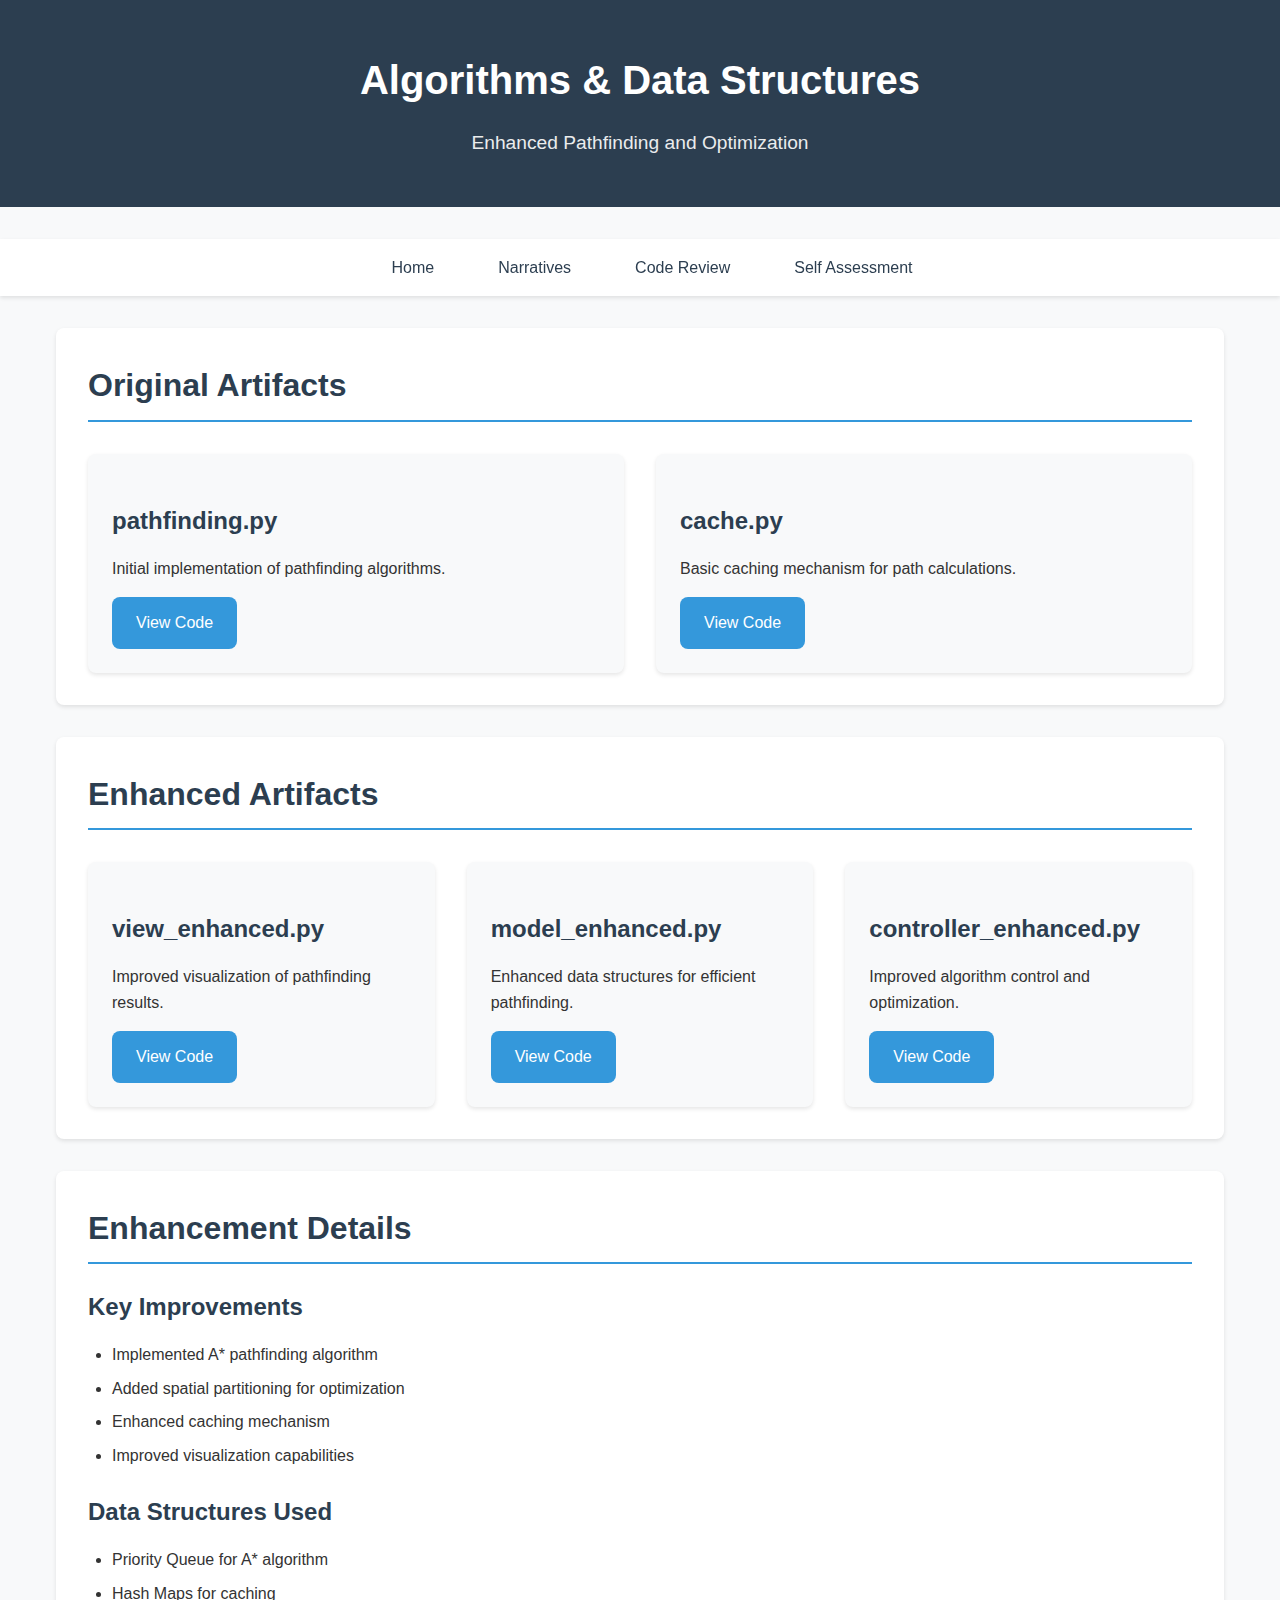
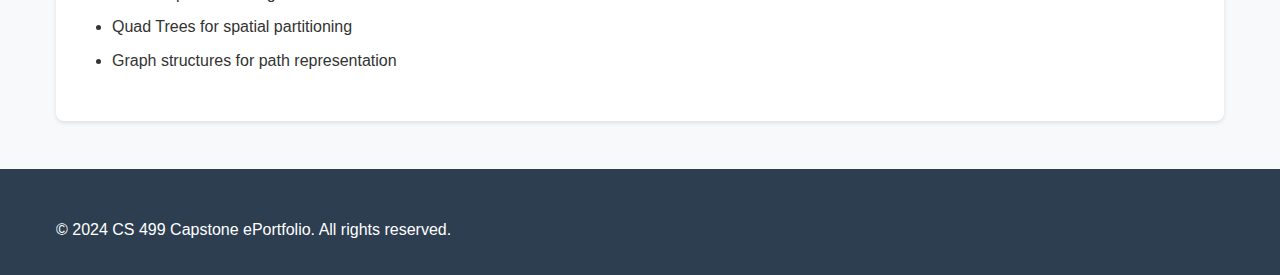
<file: algorithms.html>
<!DOCTYPE html>
<html lang="en">
<head>
    <meta charset="UTF-8">
    <meta name="viewport" content="width=device-width, initial-scale=1.0">
    <meta name="description" content="Algorithms and Data Structure Artifacts - CS 499 Capstone ePortfolio">
    <title>Algorithms & Data Structures - CS 499 ePortfolio</title>
    <link rel="stylesheet" href="styles.css">
</head>
<body>
    <header role="banner">
        <div class="container">
            <h1>Algorithms & Data Structures</h1>
            <p>Enhanced Pathfinding and Optimization</p>
        </div>
    </header>

    <nav role="navigation" aria-label="Main navigation">
        <div class="container">
            <ul>
                <li><a href="index.html">Home</a></li>
                <li><a href="narratives.html">Narratives</a></li>
                <li><a href="code-review.html">Code Review</a></li>
                <li><a href="self-assessment.html">Self Assessment</a></li>
            </ul>
        </div>
    </nav>

    <main class="container" role="main">
        <section class="section">
            <h2>Original Artifacts</h2>
            <div class="artifacts-grid">
                <div class="artifact-card">
                    <h3>pathfinding.py</h3>
                    <p>Initial implementation of pathfinding algorithms.</p>
                    <a href="artifacts/Algorithms and Data Structure/original/pathfinding.py" class="btn">View Code</a>
                </div>

                <div class="artifact-card">
                    <h3>cache.py</h3>
                    <p>Basic caching mechanism for path calculations.</p>
                    <a href="artifacts/Algorithms and Data Structure/original/cache.py" class="btn">View Code</a>
                </div>
            </div>
        </section>

        <section class="section">
            <h2>Enhanced Artifacts</h2>
            <div class="artifacts-grid">
                <div class="artifact-card">
                    <h3>view_enhanced.py</h3>
                    <p>Improved visualization of pathfinding results.</p>
                    <a href="artifacts/Algorithms and Data Structure/enhanced/view_enhanced.py" class="btn">View Code</a>
                </div>

                <div class="artifact-card">
                    <h3>model_enhanced.py</h3>
                    <p>Enhanced data structures for efficient pathfinding.</p>
                    <a href="artifacts/Algorithms and Data Structure/enhanced/model_enhanced.py" class="btn">View Code</a>
                </div>

                <div class="artifact-card">
                    <h3>controller_enhanced.py</h3>
                    <p>Improved algorithm control and optimization.</p>
                    <a href="artifacts/Algorithms and Data Structure/enhanced/controller_enhanced.py" class="btn">View Code</a>
                </div>
            </div>
        </section>

        <section class="section">
            <h2>Enhancement Details</h2>
            <div class="enhancement-content">
                <h3>Key Improvements</h3>
                <ul>
                    <li>Implemented A* pathfinding algorithm</li>
                    <li>Added spatial partitioning for optimization</li>
                    <li>Enhanced caching mechanism</li>
                    <li>Improved visualization capabilities</li>
                </ul>

                <h3>Data Structures Used</h3>
                <ul>
                    <li>Priority Queue for A* algorithm</li>
                    <li>Hash Maps for caching</li>
                    <li>Quad Trees for spatial partitioning</li>
                    <li>Graph structures for path representation</li>
                </ul>
            </div>
        </section>
    </main>

    <footer role="contentinfo">
        <div class="container">
            <p>&copy; 2024 CS 499 Capstone ePortfolio. All rights reserved.</p>
        </div>
    </footer>
</body>
</html>
</file>
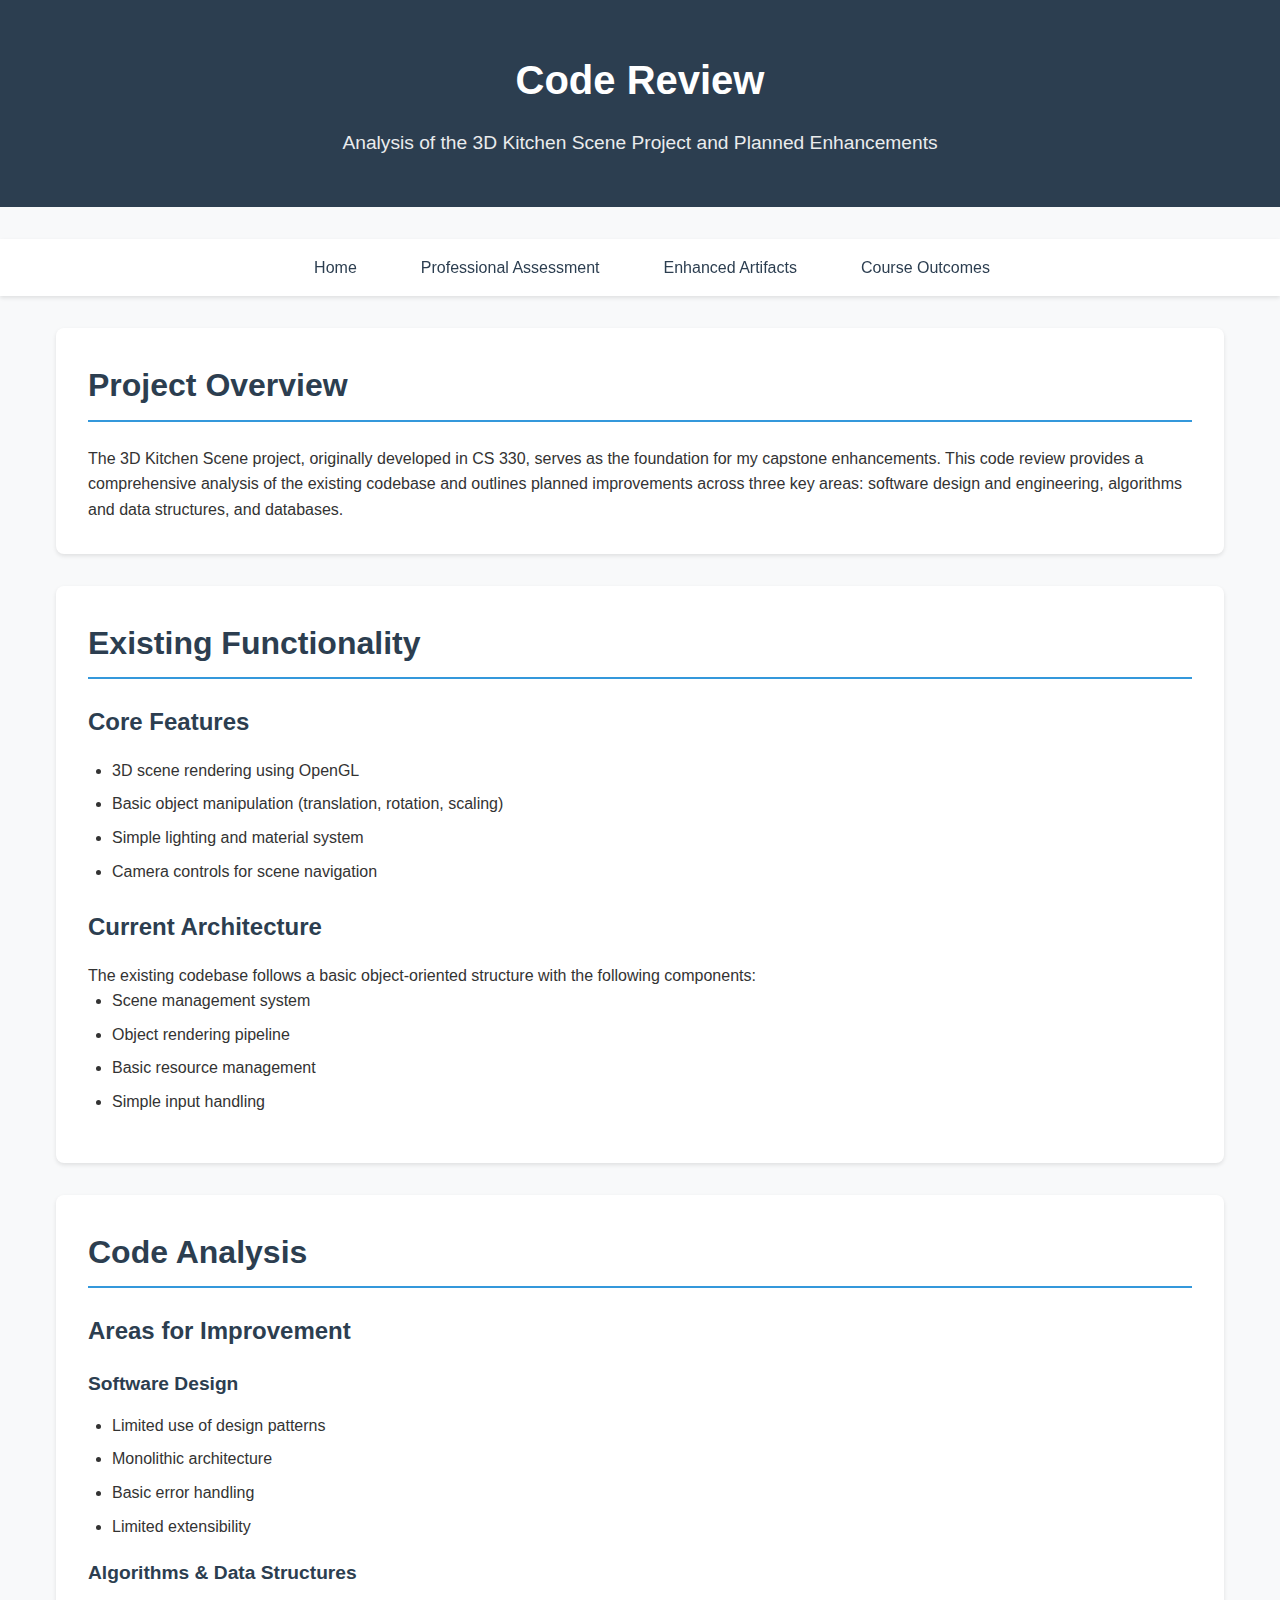
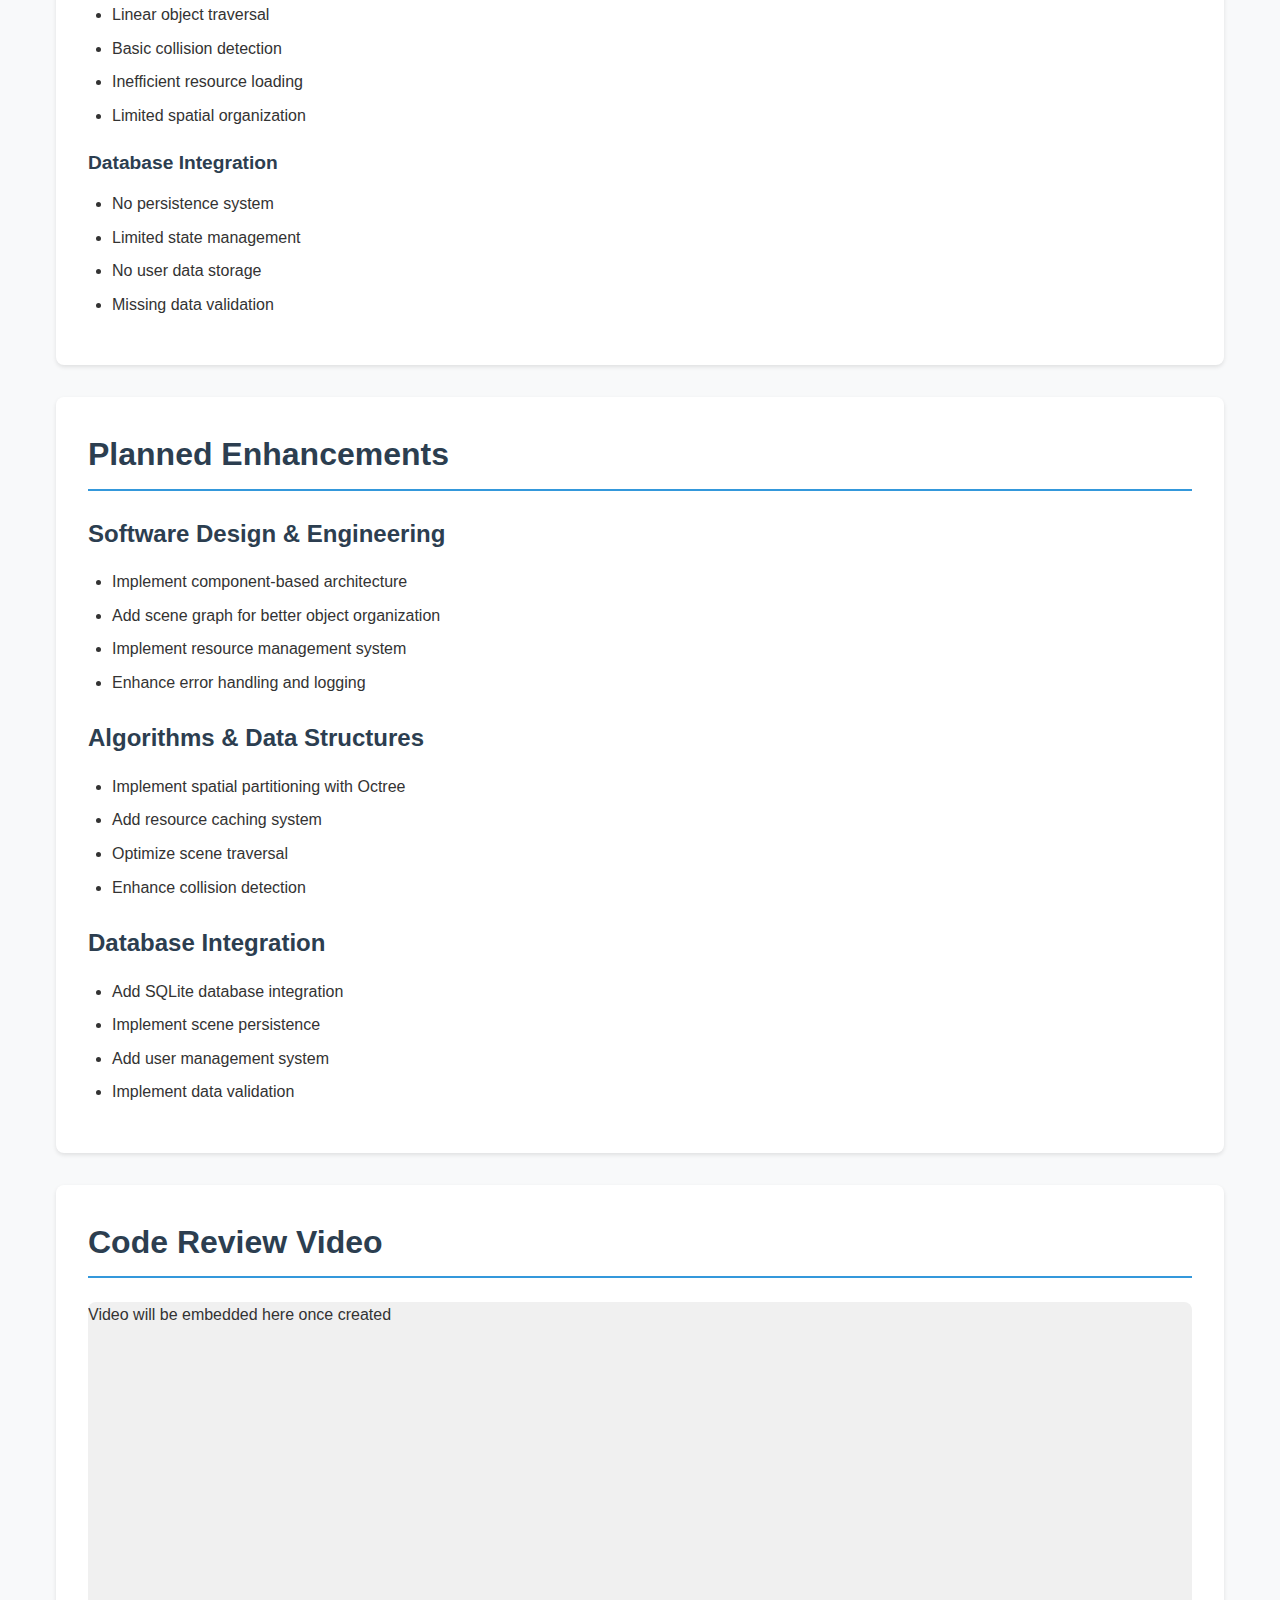
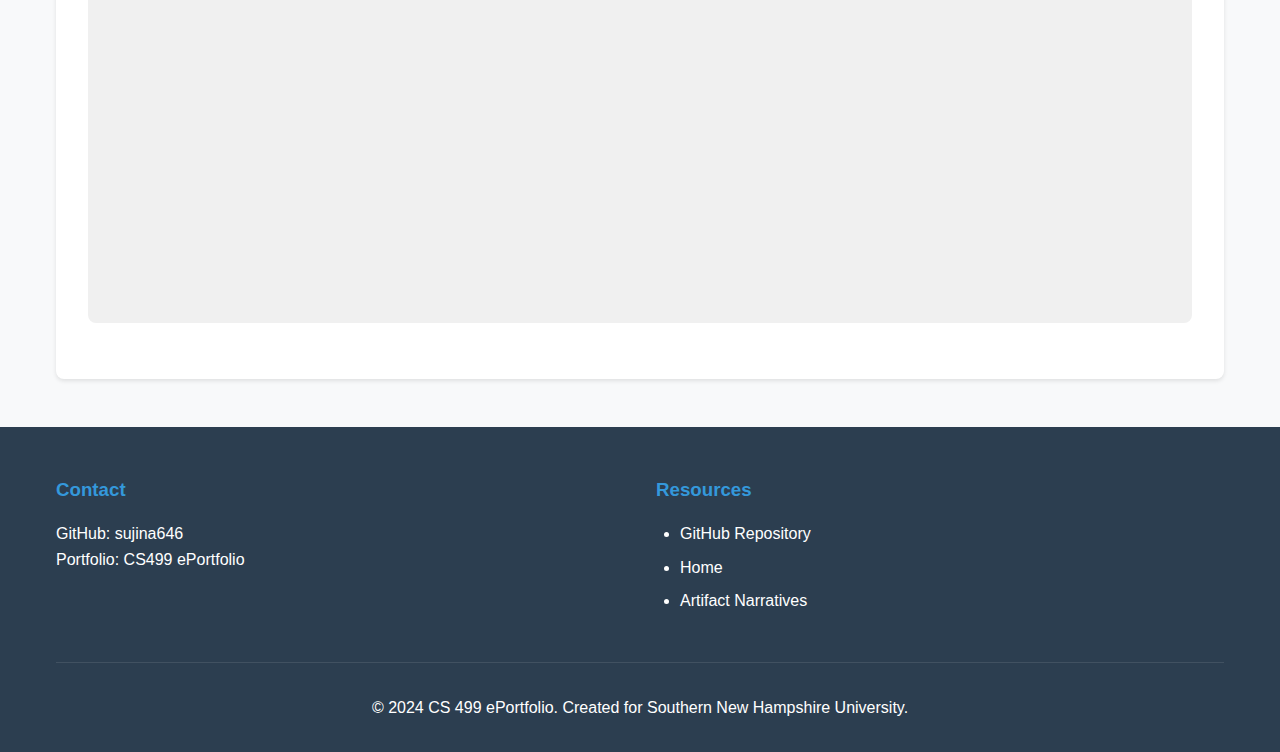
<file: code-review.html>
<!DOCTYPE html>
<html lang="en">
<head>
    <meta charset="UTF-8">
    <meta name="viewport" content="width=device-width, initial-scale=1.0">
    <meta name="description" content="Code Review for CS 499 Capstone - 3D Kitchen Scene Project">
    <meta name="keywords" content="CS 499, Code Review, 3D Graphics, OpenGL, Computer Science, SNHU">
    <meta name="author" content="Sujina Chand">
    <title>Code Review - CS 499 Capstone</title>
    <link rel="stylesheet" href="styles.css">
    <link rel="stylesheet" href="https://cdnjs.cloudflare.com/ajax/libs/font-awesome/6.0.0-beta3/css/all.min.css">
    <!-- <script src="script.js"></script> -->
</head>
<body>
    <header role="banner">
        <div class="container">
            <h1>Code Review</h1>
            <p>Analysis of the 3D Kitchen Scene Project and Planned Enhancements</p>
        </div>
    </header>

    <nav role="navigation" aria-label="Main navigation">
        <div class="container">
            <ul>
                <li><a href="index.html">Home</a></li>
                <li><a href="index.html#professional-assessment">Professional Assessment</a></li>
                <li><a href="index.html#artifacts">Enhanced Artifacts</a></li>
                <li><a href="index.html#course-outcomes">Course Outcomes</a></li>
            </ul>
        </div>
    </nav>

    <main class="container" role="main">
        <section id="overview" class="section" aria-labelledby="overview-heading">
            <h2 id="overview-heading">Project Overview</h2>
            <div class="content">
                <p>The 3D Kitchen Scene project, originally developed in CS 330, serves as the foundation for my capstone enhancements. This code review provides a comprehensive analysis of the existing codebase and outlines planned improvements across three key areas: software design and engineering, algorithms and data structures, and databases.</p>
            </div>
        </section>

        <section id="existing-functionality" class="section" aria-labelledby="existing-heading">
            <h2 id="existing-heading">Existing Functionality</h2>
            <div class="content">
                <h3>Core Features</h3>
                <ul>
                    <li>3D scene rendering using OpenGL</li>
                    <li>Basic object manipulation (translation, rotation, scaling)</li>
                    <li>Simple lighting and material system</li>
                    <li>Camera controls for scene navigation</li>
                </ul>

                <h3>Current Architecture</h3>
                <p>The existing codebase follows a basic object-oriented structure with the following components:</p>
                <ul>
                    <li>Scene management system</li>
                    <li>Object rendering pipeline</li>
                    <li>Basic resource management</li>
                    <li>Simple input handling</li>
                </ul>
            </div>
        </section>

        <section id="code-analysis" class="section" aria-labelledby="analysis-heading">
            <h2 id="analysis-heading">Code Analysis</h2>
            <div class="content">
                <h3>Areas for Improvement</h3>
                <div class="analysis-grid">
                    <div class="analysis-card">
                        <h4>Software Design</h4>
                        <ul>
                            <li>Limited use of design patterns</li>
                            <li>Monolithic architecture</li>
                            <li>Basic error handling</li>
                            <li>Limited extensibility</li>
                        </ul>
                    </div>

                    <div class="analysis-card">
                        <h4>Algorithms & Data Structures</h4>
                        <ul>
                            <li>Linear object traversal</li>
                            <li>Basic collision detection</li>
                            <li>Inefficient resource loading</li>
                            <li>Limited spatial organization</li>
                        </ul>
                    </div>

                    <div class="analysis-card">
                        <h4>Database Integration</h4>
                        <ul>
                            <li>No persistence system</li>
                            <li>Limited state management</li>
                            <li>No user data storage</li>
                            <li>Missing data validation</li>
                        </ul>
                    </div>
                </div>
            </div>
        </section>

        <section id="planned-enhancements" class="section" aria-labelledby="enhancements-heading">
            <h2 id="enhancements-heading">Planned Enhancements</h2>
            <div class="content">
                <h3>Software Design & Engineering</h3>
                <ul>
                    <li>Implement component-based architecture</li>
                    <li>Add scene graph for better object organization</li>
                    <li>Implement resource management system</li>
                    <li>Enhance error handling and logging</li>
                </ul>

                <h3>Algorithms & Data Structures</h3>
                <ul>
                    <li>Implement spatial partitioning with Octree</li>
                    <li>Add resource caching system</li>
                    <li>Optimize scene traversal</li>
                    <li>Enhance collision detection</li>
                </ul>

                <h3>Database Integration</h3>
                <ul>
                    <li>Add SQLite database integration</li>
                    <li>Implement scene persistence</li>
                    <li>Add user management system</li>
                    <li>Implement data validation</li>
                </ul>
            </div>
        </section>

        <section id="video" class="section" aria-labelledby="video-heading">
            <h2 id="video-heading">Code Review Video</h2>
            <div class="content">
                <div class="video-container" role="region" aria-label="Code review video">
                    <p>Video will be embedded here once created</p>
                    <!-- <iframe width="560" height="315" src="https://www.youtube.com/embed/YOUR_VIDEO_ID" title="Code Review" frameborder="0" allow="accelerometer; autoplay; clipboard-write; encrypted-media; gyroscope; picture-in-picture" allowfullscreen></iframe> -->
                </div>
            </div>
        </section>
    </main>

    <footer role="contentinfo">
        <div class="container">
            <div class="footer-content">
                <div class="footer-section">
                    <h3>Contact</h3>
                    <p>GitHub: <a href="https://github.com/sujina646" target="_blank">sujina646</a></p>
                    <p>Portfolio: <a href="https://sujina646.github.io/CS499-eportfolio/" target="_blank">CS499 ePortfolio</a></p>
                </div>
                <div class="footer-section">
                    <h3>Resources</h3>
                    <ul>
                        <li><a href="https://github.com/sujina646/CS499-eportfolio" target="_blank">GitHub Repository</a></li>
                        <li><a href="index.html">Home</a></li>
                        <li><a href="narratives.html">Artifact Narratives</a></li>
                    </ul>
                </div>
            </div>
            <p class="copyright">&copy; 2024 CS 499 ePortfolio. Created for Southern New Hampshire University.</p>
        </div>
    </footer>
</body>
</html>
</file>
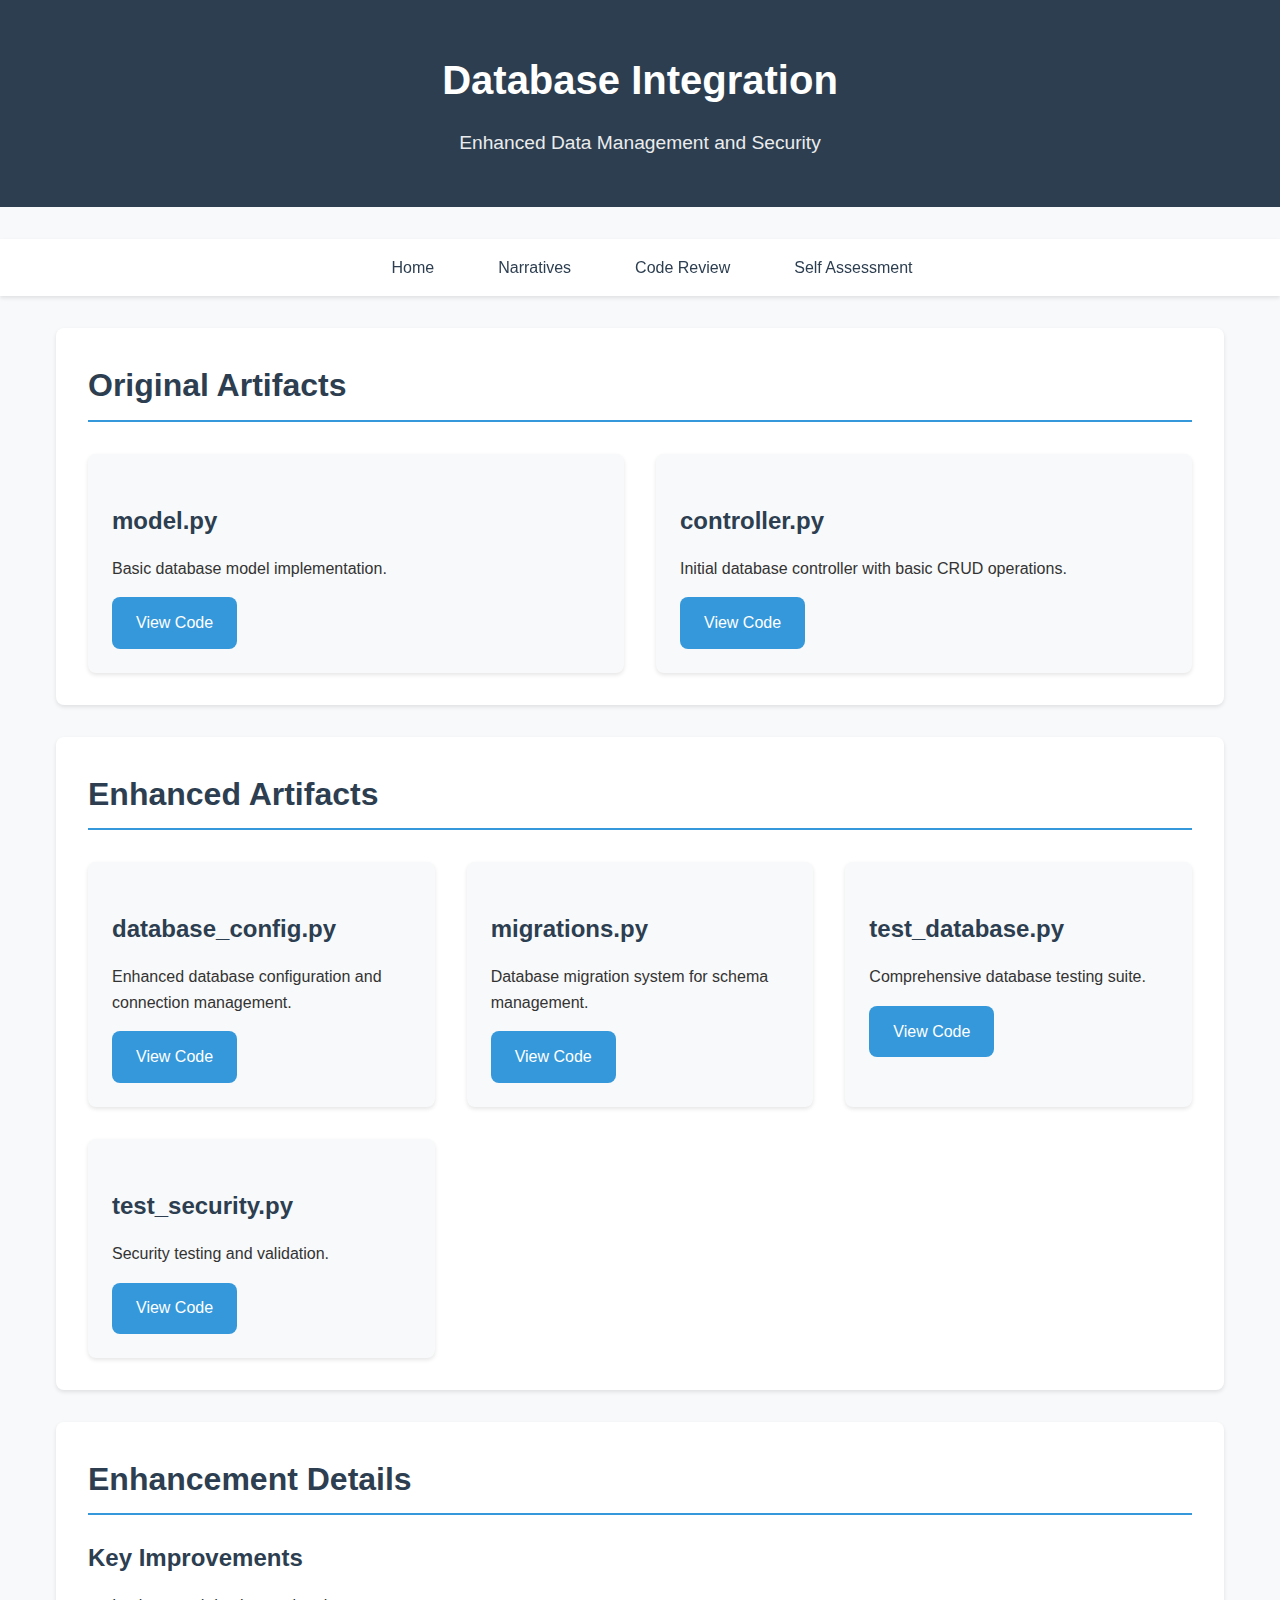
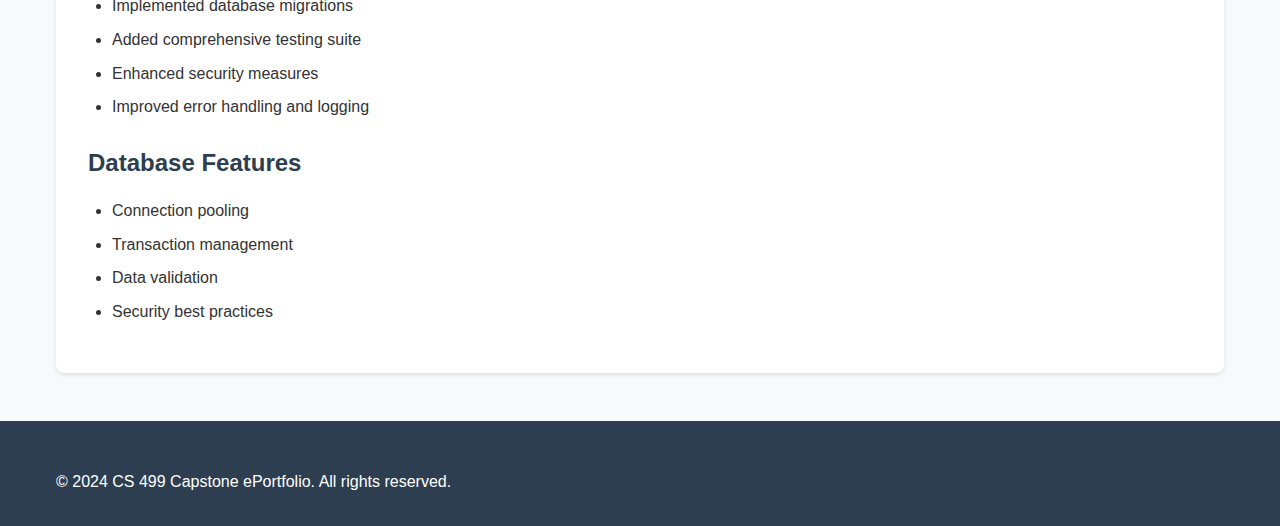
<file: databases.html>
<!DOCTYPE html>
<html lang="en">
<head>
    <meta charset="UTF-8">
    <meta name="viewport" content="width=device-width, initial-scale=1.0">
    <meta name="description" content="Database Artifacts - CS 499 Capstone ePortfolio">
    <title>Databases - CS 499 ePortfolio</title>
    <link rel="stylesheet" href="styles.css">
</head>
<body>
    <header role="banner">
        <div class="container">
            <h1>Database Integration</h1>
            <p>Enhanced Data Management and Security</p>
        </div>
    </header>

    <nav role="navigation" aria-label="Main navigation">
        <div class="container">
            <ul>
                <li><a href="index.html">Home</a></li>
                <li><a href="narratives.html">Narratives</a></li>
                <li><a href="code-review.html">Code Review</a></li>
                <li><a href="self-assessment.html">Self Assessment</a></li>
            </ul>
        </div>
    </nav>

    <main class="container" role="main">
        <section class="section">
            <h2>Original Artifacts</h2>
            <div class="artifacts-grid">
                <div class="artifact-card">
                    <h3>model.py</h3>
                    <p>Basic database model implementation.</p>
                    <a href="artifacts/Databases/original/model.py" class="btn">View Code</a>
                </div>

                <div class="artifact-card">
                    <h3>controller.py</h3>
                    <p>Initial database controller with basic CRUD operations.</p>
                    <a href="artifacts/Databases/original/controller.py" class="btn">View Code</a>
                </div>
            </div>
        </section>

        <section class="section">
            <h2>Enhanced Artifacts</h2>
            <div class="artifacts-grid">
                <div class="artifact-card">
                    <h3>database_config.py</h3>
                    <p>Enhanced database configuration and connection management.</p>
                    <a href="artifacts/Databases/enhanced/database_config.py" class="btn">View Code</a>
                </div>

                <div class="artifact-card">
                    <h3>migrations.py</h3>
                    <p>Database migration system for schema management.</p>
                    <a href="artifacts/Databases/enhanced/migrations.py" class="btn">View Code</a>
                </div>

                <div class="artifact-card">
                    <h3>test_database.py</h3>
                    <p>Comprehensive database testing suite.</p>
                    <a href="artifacts/Databases/enhanced/test_database.py" class="btn">View Code</a>
                </div>

                <div class="artifact-card">
                    <h3>test_security.py</h3>
                    <p>Security testing and validation.</p>
                    <a href="artifacts/Databases/enhanced/test_security.py" class="btn">View Code</a>
                </div>
            </div>
        </section>

        <section class="section">
            <h2>Enhancement Details</h2>
            <div class="enhancement-content">
                <h3>Key Improvements</h3>
                <ul>
                    <li>Implemented database migrations</li>
                    <li>Added comprehensive testing suite</li>
                    <li>Enhanced security measures</li>
                    <li>Improved error handling and logging</li>
                </ul>

                <h3>Database Features</h3>
                <ul>
                    <li>Connection pooling</li>
                    <li>Transaction management</li>
                    <li>Data validation</li>
                    <li>Security best practices</li>
                </ul>
            </div>
        </section>
    </main>

    <footer role="contentinfo">
        <div class="container">
            <p>&copy; 2024 CS 499 Capstone ePortfolio. All rights reserved.</p>
        </div>
    </footer>
</body>
</html>
</file>
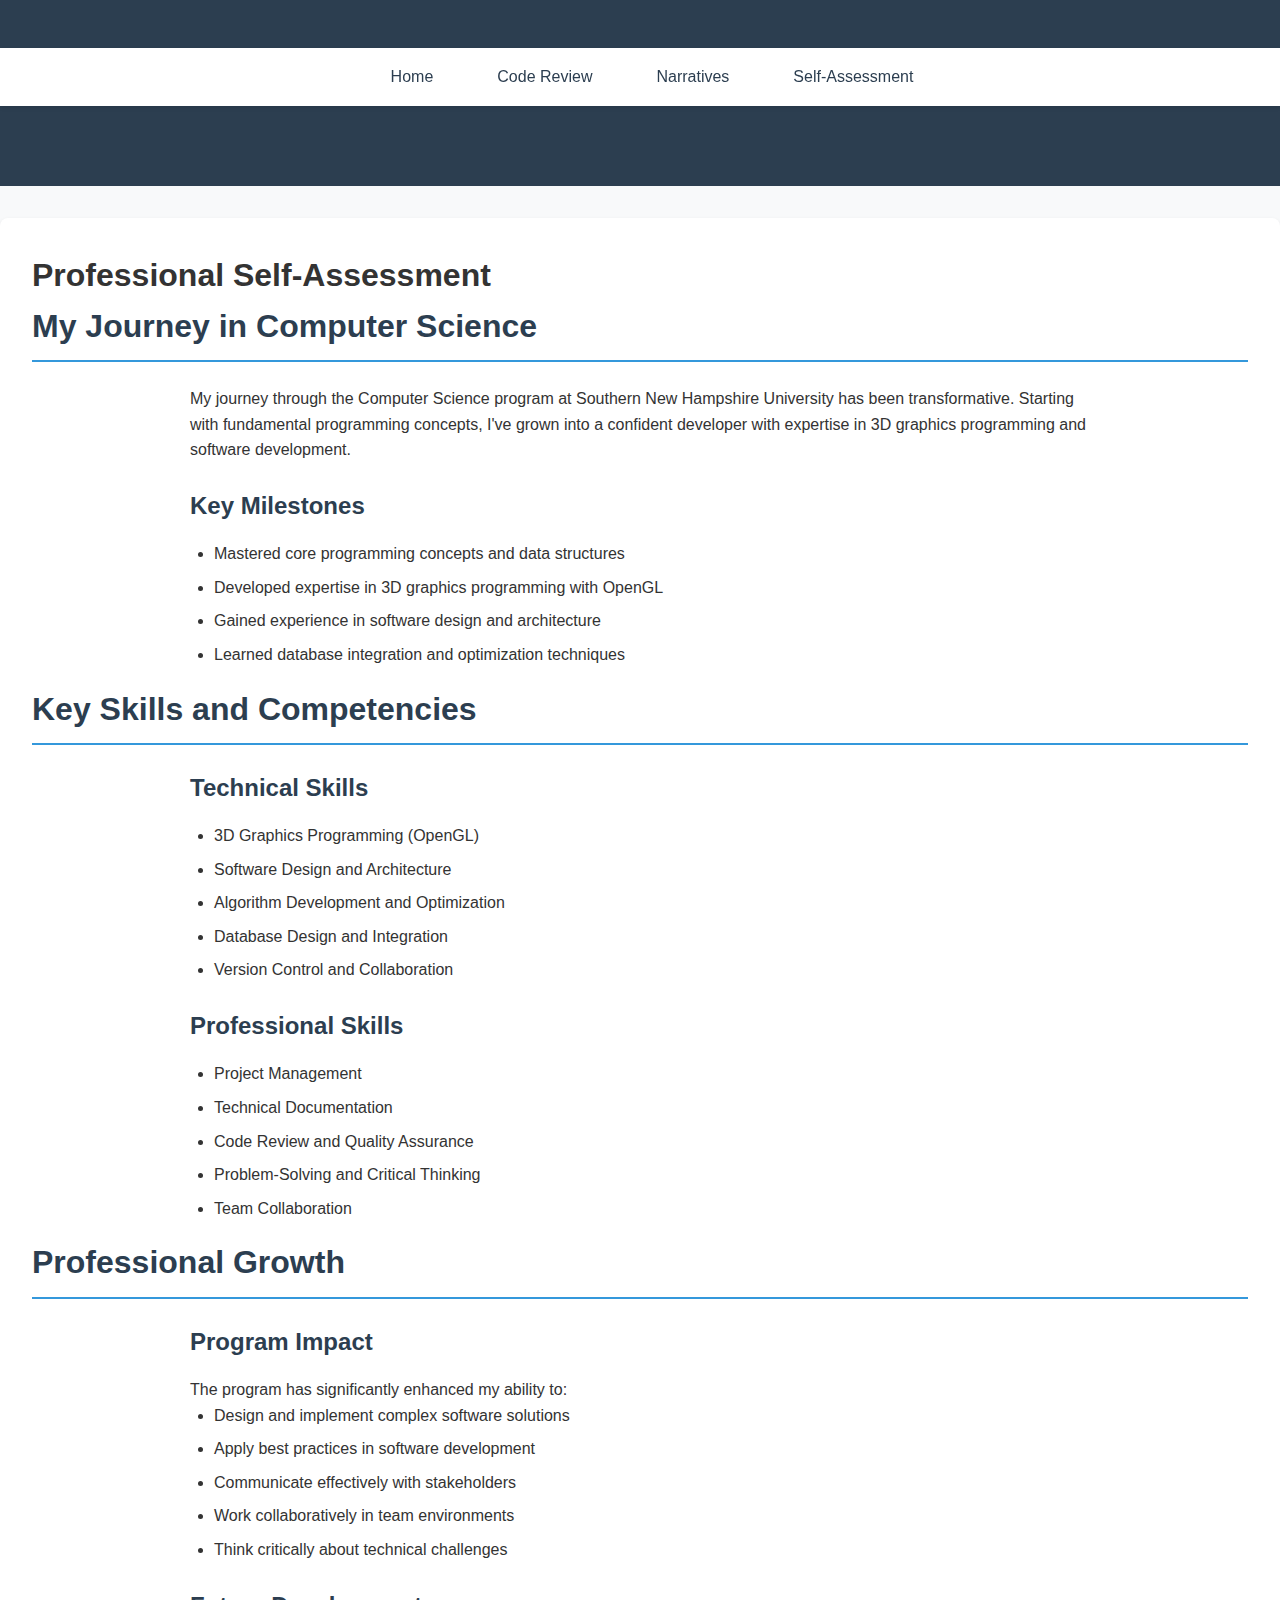
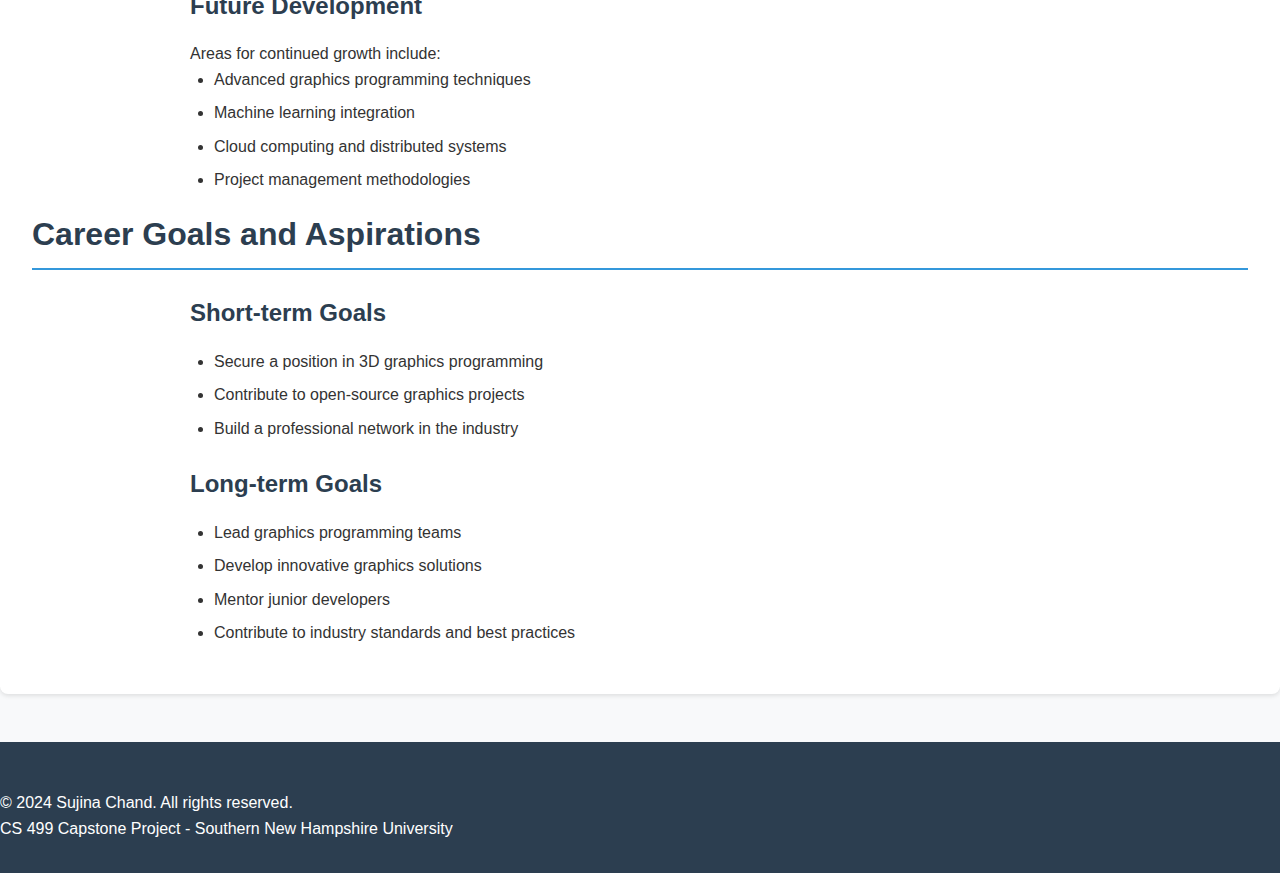
<file: self-assessment.html>
<!DOCTYPE html>
<html lang="en">
<head>
    <meta charset="UTF-8">
    <meta name="viewport" content="width=device-width, initial-scale=1.0">
    <meta name="description" content="Professional self-assessment for CS 499 Capstone project">
    <meta name="keywords" content="self-assessment, computer science, 3D graphics, software development, CS499">
    <meta name="author" content="Sujina Chand">
    <title>Professional Self-Assessment - CS 499 Capstone</title>
    <link rel="stylesheet" href="styles.css">
    <link rel="stylesheet" href="https://cdnjs.cloudflare.com/ajax/libs/font-awesome/6.0.0/css/all.min.css">
    <!-- <script src="script.js"></script> -->
</head>
<body>
    <header role="banner">
        <nav role="navigation" aria-label="Main navigation">
            <ul>
                <li><a href="index.html">Home</a></li>
                <li><a href="code-review.html">Code Review</a></li>
                <li><a href="narratives.html">Narratives</a></li>
                <li><a href="self-assessment.html" aria-current="page">Self-Assessment</a></li>
            </ul>
        </nav>
    </header>

    <main role="main">
        <section id="self-assessment" class="section">
            <h1>Professional Self-Assessment</h1>

            <section id="journey" class="assessment-section">
                <h2>My Journey in Computer Science</h2>
                <div class="assessment-content">
                    <p>My journey through the Computer Science program at Southern New Hampshire University has been transformative. Starting with fundamental programming concepts, I've grown into a confident developer with expertise in 3D graphics programming and software development.</p>
                    
                    <h3>Key Milestones</h3>
                    <ul>
                        <li>Mastered core programming concepts and data structures</li>
                        <li>Developed expertise in 3D graphics programming with OpenGL</li>
                        <li>Gained experience in software design and architecture</li>
                        <li>Learned database integration and optimization techniques</li>
                    </ul>
                </div>
            </section>

            <section id="skills" class="assessment-section">
                <h2>Key Skills and Competencies</h2>
                <div class="assessment-content">
                    <h3>Technical Skills</h3>
                    <ul>
                        <li>3D Graphics Programming (OpenGL)</li>
                        <li>Software Design and Architecture</li>
                        <li>Algorithm Development and Optimization</li>
                        <li>Database Design and Integration</li>
                        <li>Version Control and Collaboration</li>
                    </ul>

                    <h3>Professional Skills</h3>
                    <ul>
                        <li>Project Management</li>
                        <li>Technical Documentation</li>
                        <li>Code Review and Quality Assurance</li>
                        <li>Problem-Solving and Critical Thinking</li>
                        <li>Team Collaboration</li>
                    </ul>
                </div>
            </section>

            <section id="growth" class="assessment-section">
                <h2>Professional Growth</h2>
                <div class="assessment-content">
                    <h3>Program Impact</h3>
                    <p>The program has significantly enhanced my ability to:</p>
                    <ul>
                        <li>Design and implement complex software solutions</li>
                        <li>Apply best practices in software development</li>
                        <li>Communicate effectively with stakeholders</li>
                        <li>Work collaboratively in team environments</li>
                        <li>Think critically about technical challenges</li>
                    </ul>

                    <h3>Future Development</h3>
                    <p>Areas for continued growth include:</p>
                    <ul>
                        <li>Advanced graphics programming techniques</li>
                        <li>Machine learning integration</li>
                        <li>Cloud computing and distributed systems</li>
                        <li>Project management methodologies</li>
                    </ul>
                </div>
            </section>

            <section id="career" class="assessment-section">
                <h2>Career Goals and Aspirations</h2>
                <div class="assessment-content">
                    <h3>Short-term Goals</h3>
                    <ul>
                        <li>Secure a position in 3D graphics programming</li>
                        <li>Contribute to open-source graphics projects</li>
                        <li>Build a professional network in the industry</li>
                    </ul>

                    <h3>Long-term Goals</h3>
                    <ul>
                        <li>Lead graphics programming teams</li>
                        <li>Develop innovative graphics solutions</li>
                        <li>Mentor junior developers</li>
                        <li>Contribute to industry standards and best practices</li>
                    </ul>
                </div>
            </section>
        </section>
    </main>

    <footer role="contentinfo">
        <p>&copy; 2024 Sujina Chand. All rights reserved.</p>
        <p>CS 499 Capstone Project - Southern New Hampshire University</p>
    </footer>
</body>
</html>
</file>
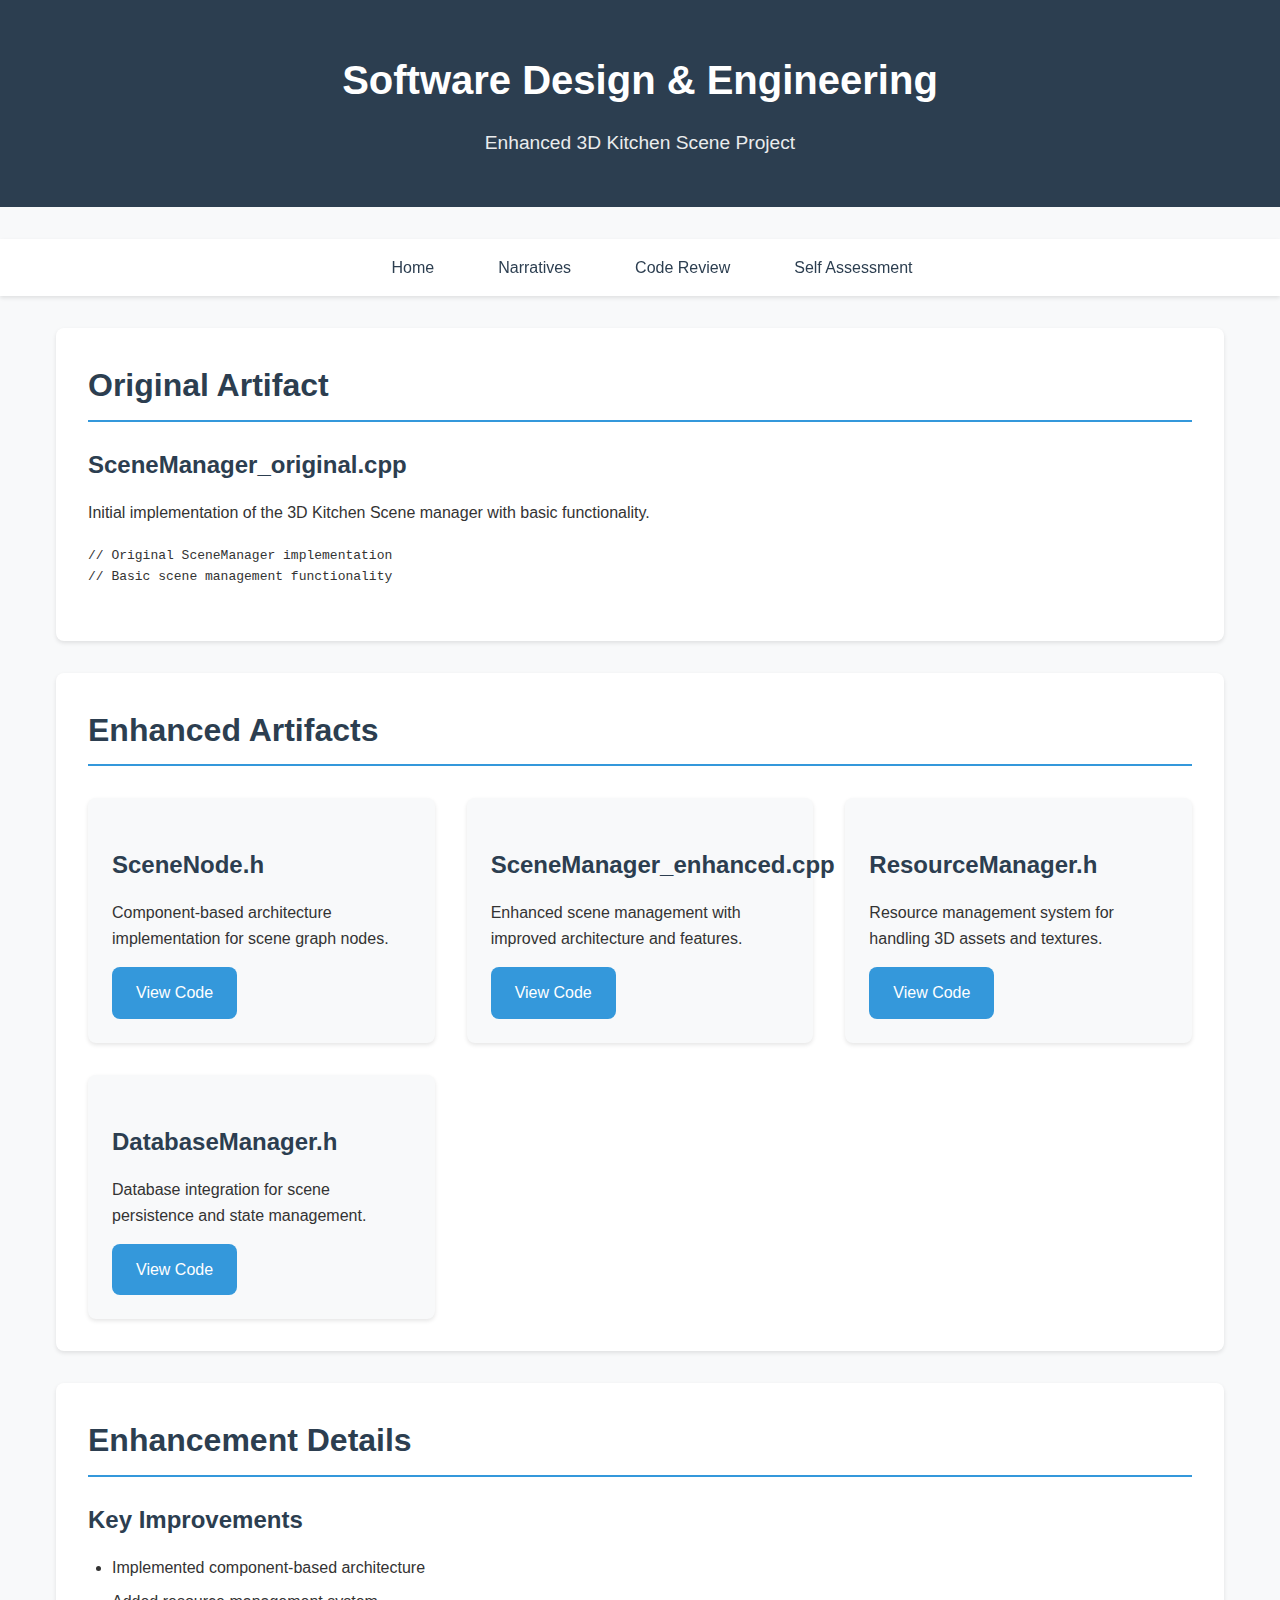
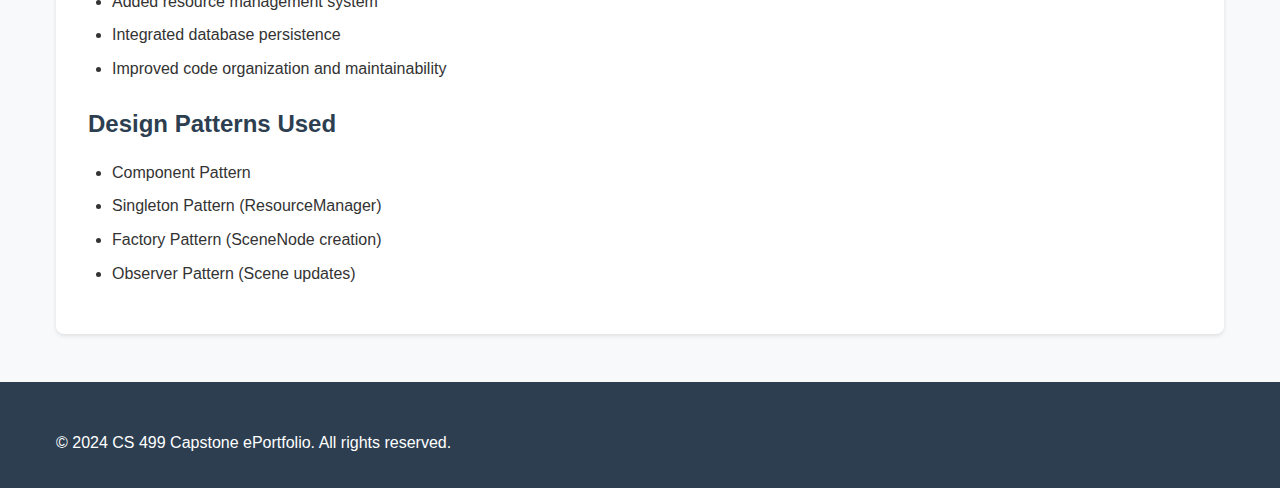
<file: software-design.html>
<!DOCTYPE html>
<html lang="en">
<head>
    <meta charset="UTF-8">
    <meta name="viewport" content="width=device-width, initial-scale=1.0">
    <meta name="description" content="Software Design and Engineering Artifacts - CS 499 Capstone ePortfolio">
    <title>Software Design & Engineering - CS 499 ePortfolio</title>
    <link rel="stylesheet" href="styles.css">
</head>
<body>
    <header role="banner">
        <div class="container">
            <h1>Software Design & Engineering</h1>
            <p>Enhanced 3D Kitchen Scene Project</p>
        </div>
    </header>

    <nav role="navigation" aria-label="Main navigation">
        <div class="container">
            <ul>
                <li><a href="index.html">Home</a></li>
                <li><a href="narratives.html">Narratives</a></li>
                <li><a href="code-review.html">Code Review</a></li>
                <li><a href="self-assessment.html">Self Assessment</a></li>
            </ul>
        </div>
    </nav>

    <main class="container" role="main">
        <section class="section">
            <h2>Original Artifact</h2>
            <div class="artifact-content">
                <h3>SceneManager_original.cpp</h3>
                <p>Initial implementation of the 3D Kitchen Scene manager with basic functionality.</p>
                <div class="code-preview">
                    <pre><code class="language-cpp">
// Original SceneManager implementation
// Basic scene management functionality
                    </code></pre>
                </div>
            </div>
        </section>

        <section class="section">
            <h2>Enhanced Artifacts</h2>
            <div class="artifacts-grid">
                <div class="artifact-card">
                    <h3>SceneNode.h</h3>
                    <p>Component-based architecture implementation for scene graph nodes.</p>
                    <a href="artifacts/Software Design and Engineering/enhanced/SceneNode.h" class="btn">View Code</a>
                </div>

                <div class="artifact-card">
                    <h3>SceneManager_enhanced.cpp</h3>
                    <p>Enhanced scene management with improved architecture and features.</p>
                    <a href="artifacts/Software Design and Engineering/enhanced/SceneManager_enhanced.cpp" class="btn">View Code</a>
                </div>

                <div class="artifact-card">
                    <h3>ResourceManager.h</h3>
                    <p>Resource management system for handling 3D assets and textures.</p>
                    <a href="artifacts/Software Design and Engineering/enhanced/ResourceManager.h" class="btn">View Code</a>
                </div>

                <div class="artifact-card">
                    <h3>DatabaseManager.h</h3>
                    <p>Database integration for scene persistence and state management.</p>
                    <a href="artifacts/Software Design and Engineering/enhanced/DatabaseManager.h" class="btn">View Code</a>
                </div>
            </div>
        </section>

        <section class="section">
            <h2>Enhancement Details</h2>
            <div class="enhancement-content">
                <h3>Key Improvements</h3>
                <ul>
                    <li>Implemented component-based architecture</li>
                    <li>Added resource management system</li>
                    <li>Integrated database persistence</li>
                    <li>Improved code organization and maintainability</li>
                </ul>

                <h3>Design Patterns Used</h3>
                <ul>
                    <li>Component Pattern</li>
                    <li>Singleton Pattern (ResourceManager)</li>
                    <li>Factory Pattern (SceneNode creation)</li>
                    <li>Observer Pattern (Scene updates)</li>
                </ul>
            </div>
        </section>
    </main>

    <footer role="contentinfo">
        <div class="container">
            <p>&copy; 2024 CS 499 Capstone ePortfolio. All rights reserved.</p>
        </div>
    </footer>
</body>
</html>
</file>
<file: styles.css>
/* Base styles */
:root {
    --primary-color: #3498db;
    --secondary-color: #2c3e50;
    --accent-color: #e74c3c;
    --text-color: #333;
    --light-bg: #f8f9fa;
    --dark-bg: #2c3e50;
    --border-radius: 8px;
    --box-shadow: 0 2px 4px rgba(0, 0, 0, 0.1);
    --transition: all 0.3s ease;
}

* {
    margin: 0;
    padding: 0;
    box-sizing: border-box;
}

body {
    font-family: 'Segoe UI', Tahoma, Geneva, Verdana, sans-serif;
    line-height: 1.6;
    color: var(--text-color);
    background-color: var(--light-bg);
}

.container {
    max-width: 1200px;
    margin: 0 auto;
    padding: 0 1rem;
}

/* Header styles */
header {
    background-color: var(--dark-bg);
    color: white;
    padding: 3rem 0;
    text-align: center;
    margin-bottom: 2rem;
}

header h1 {
    font-size: 2.5rem;
    margin-bottom: 1rem;
    font-weight: 700;
}

header p {
    font-size: 1.2rem;
    opacity: 0.9;
    max-width: 800px;
    margin: 0 auto;
}

/* Navigation styles */
nav {
    background-color: white;
    box-shadow: var(--box-shadow);
    position: sticky;
    top: 0;
    z-index: 1000;
    margin-bottom: 2rem;
}

nav ul {
    display: flex;
    justify-content: center;
    list-style: none;
    padding: 1rem 0;
}

nav ul li {
    margin: 0 1rem;
}

nav ul li a {
    color: var(--secondary-color);
    text-decoration: none;
    font-weight: 500;
    padding: 0.5rem 1rem;
    border-radius: var(--border-radius);
    transition: var(--transition);
}

nav ul li a:hover {
    background-color: var(--primary-color);
    color: white;
}

/* Section styles */
.section {
    background-color: white;
    margin: 2rem 0;
    padding: 2rem;
    border-radius: var(--border-radius);
    box-shadow: var(--box-shadow);
}

.section h2 {
    color: var(--secondary-color);
    margin-bottom: 1.5rem;
    padding-bottom: 0.5rem;
    border-bottom: 2px solid var(--primary-color);
    font-size: 2rem;
}

.section h3 {
    color: var(--secondary-color);
    margin: 1.5rem 0 1rem;
    font-size: 1.5rem;
}

.section h4 {
    color: var(--secondary-color);
    margin: 1.2rem 0 0.8rem;
    font-size: 1.2rem;
}

/* Assessment content styles */
.assessment-content {
    max-width: 900px;
    margin: 0 auto;
}

.skills-grid {
    display: grid;
    grid-template-columns: repeat(auto-fit, minmax(300px, 1fr));
    gap: 2rem;
    margin: 2rem 0;
}

.skill-card {
    background-color: var(--light-bg);
    padding: 1.5rem;
    border-radius: var(--border-radius);
    box-shadow: var(--box-shadow);
}

/* Artifacts grid styles */
.artifacts-grid {
    display: grid;
    grid-template-columns: repeat(auto-fit, minmax(300px, 1fr));
    gap: 2rem;
    margin-top: 2rem;
}

.artifact-card {
    background-color: var(--light-bg);
    padding: 1.5rem;
    border-radius: var(--border-radius);
    box-shadow: var(--box-shadow);
    transition: var(--transition);
}

.artifact-card:hover {
    transform: translateY(-5px);
}

/* Outcomes grid styles */
.outcomes-grid {
    display: grid;
    grid-template-columns: repeat(auto-fit, minmax(250px, 1fr));
    gap: 1.5rem;
    margin-top: 2rem;
}

.outcome-card {
    background-color: var(--light-bg);
    padding: 1.5rem;
    border-radius: var(--border-radius);
    box-shadow: var(--box-shadow);
    transition: var(--transition);
}

.outcome-card:hover {
    transform: translateY(-5px);
}

/* Button styles */
.btn {
    display: inline-block;
    padding: 0.8rem 1.5rem;
    background-color: var(--primary-color);
    color: white;
    text-decoration: none;
    border-radius: var(--border-radius);
    transition: var(--transition);
    margin-top: 1rem;
}

.btn:hover {
    background-color: #2980b9;
    transform: translateY(-2px);
}

/* Video container styles */
.video-container {
    position: relative;
    padding-bottom: 56.25%;
    height: 0;
    overflow: hidden;
    max-width: 100%;
    background-color: #f0f0f0;
    border-radius: var(--border-radius);
    margin: 1.5rem 0;
}

.video-container iframe {
    position: absolute;
    top: 0;
    left: 0;
    width: 100%;
    height: 100%;
    border: none;
}

/* List styles */
ul {
    margin-left: 1.5rem;
    margin-bottom: 1rem;
}

li {
    margin-bottom: 0.5rem;
}

/* Footer styles */
footer {
    background-color: var(--dark-bg);
    color: white;
    padding: 3rem 0 2rem;
    margin-top: 3rem;
}

.footer-content {
    display: grid;
    grid-template-columns: repeat(auto-fit, minmax(250px, 1fr));
    gap: 2rem;
    margin-bottom: 2rem;
}

.footer-section h3 {
    margin-bottom: 1rem;
    color: var(--primary-color);
}

.footer-section a {
    color: white;
    text-decoration: none;
    transition: var(--transition);
}

.footer-section a:hover {
    color: var(--primary-color);
}

.copyright {
    text-align: center;
    padding-top: 2rem;
    border-top: 1px solid rgba(255, 255, 255, 0.1);
}

/* Accessibility improvements */
:focus {
    outline: 3px solid var(--primary-color);
    outline-offset: 2px;
}

/* Print styles */
@media print {
    nav {
        display: none;
    }

    .section {
        break-inside: avoid;
        box-shadow: none;
        border: 1px solid #ddd;
    }

    .btn {
        display: none;
    }
}

/* Responsive design */
@media (max-width: 768px) {
    nav ul {
        flex-direction: column;
        align-items: center;
    }

    nav ul li {
        margin: 0.5rem 0;
    }

    .section {
        padding: 1.5rem;
    }

    header {
        padding: 2rem 0;
    }

    header h1 {
        font-size: 2rem;
    }
}
</file>
